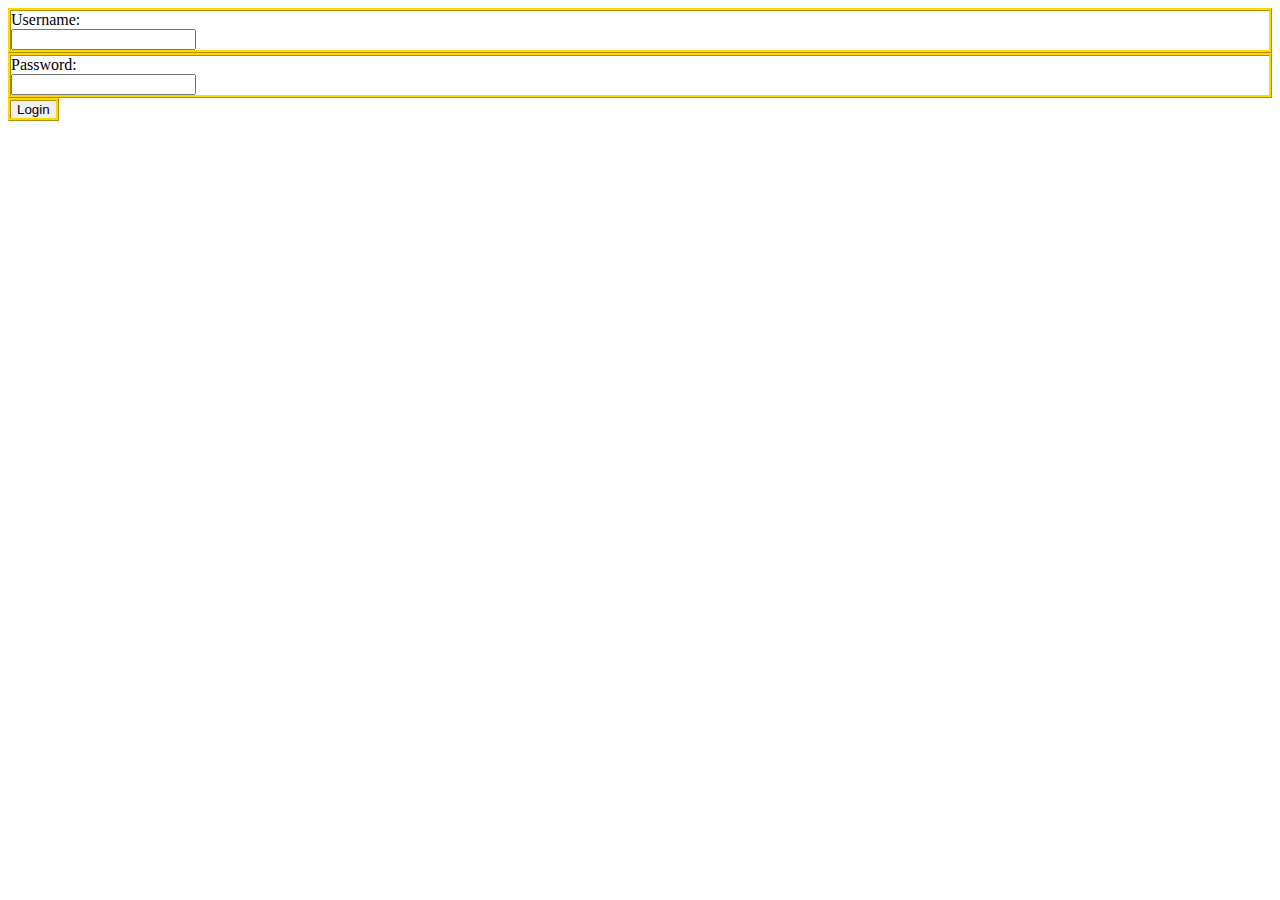
<file: index.html>
<!DOCTYPE html>
<html>
<head>
  <title>Login to Endertul0.github.io</title>
  <link rel="icon" type="image/x-icon" href="favicon.ico"><style>
  #incorrect {
    color: white;
  }
  #unm {
    border: 3px ridge gold;
  }
  #psw {
    border: 3px ridge gold;
  }
  #loginbutton {
    border: 3px ridge gold;
  }
</style>
 <script>
      function incorrect() {
        document.getElementById('incorrect').style.color = 'red';
      }
    </script>
    <script type="text/javascript" type="module" id="login">
      var loginUser = 0;
      function resetID() {
        loginUser = 0;
        console.log('Reset ID to:',loginUser);
      }
      var amnu = 'sosayweadmin';
      var amnp = 't2pc8fhb0bnl3ioi';
      function adminLogin() {
        if (document.getElementById('inputUser').value == amnu) {
          if (document.getElementById('inputPassword').value == amnp) {
            loginUser = 4;
            window.location.replace('homepage/admin/index.html');
          }
          else {
            incorrect()
            console.log('[CONSOLE]: Incorrect login for password: ', document.getElementById('inputPassword').value, ', account: ', document.getElementById('inputPassword').value);
            }
          }
        else {
          incorrect()
          console.log('[CONSOLE]: Incorrect login for account: ', document.getElementById('inputUser').value);
        }
      }
      var shau = 'shawn';
      var shap = 'twentytwoeighty2280';
      function shawnLogin() {
        if (document.getElementById('inputUser').value == shau) {
          if (document.getElementById('inputPassword').value == shap) {
            loginUser = 1;
            window.location.replace('homepage/index.html');
          }
          else {
            incorrect()
            console.log('[CONSOLE]: Incorrect login for password: ', document.getElementById('inputPassword').value, ', account: ', document.getElementById('inputPassword').value);
            }
          }
        else {
          incorrect()
          console.log('[CONSOLE]: Incorrect login for account: ', document.getElementById('inputUser').value);
        }
      }
      var tnyu = 'tony';
      var tnyp = 'fourtytwoninety4290';
      function tonyLogin() {
        if (document.getElementById('inputUser').value == tnyu) {
          if (document.getElementById('inputPassword').value == tnyp) {
            loginUser = 2;
            window.location.replace('homepage/index.html');
          }
          else {
            incorrect()
            console.log('[CONSOLE]: Incorrect login for password: ', document.getElementById('inputPassword').value, ', account: ', document.getElementById('inputPassword').value);
            }
          }
        else {
          incorrect()
          console.log('[CONSOLE]: Incorrect login for account: ', document.getElementById('inputUser').value);
        }
      }
      var nahu = 'noah';
      var nahp = 'BeepBoops312';
      function noahLogin() {
        if (document.getElementById('inputUser').value == nahu) {
          if (document.getElementById('inputPassword').value == nahp) {
            loginUser = 3;
            window.location.replace('homepage/index.html');
          }
          else {
            incorrect()
            console.log('[CONSOLE]: Incorrect login for password: ', document.getElementById('inputPassword').value, ', account: ', document.getElementById('inputPassword').value);
            }
          }
        else {
          incorrect()
          console.log('[CONSOLE]: Incorrect login for account: ', document.getElementById('inputUser').value);
        }
      }
      function checkCredentials() {
        adminLogin();
        shawnLogin();
        noahLogin();
        tonyLogin();
        document.cookie = "currentUser="+loginUser+"; SameSite=Lax";
        console.log('User:', document.getElementById('inputUser').value, '. Id:', loginUser);
      }
    </script>
</head>
<body onload="resetID();">
    <div id="unm">
      <label for="inputUser">Username:</label><br>
      <input type="text" id="inputUser" name="inputUser"><br>
    </div>
    <div id="psw">
      <label for="inputPassword">Password:</label><br>
      <input type="password" id="inputPassword" name="inputPassword">
    </div>
    <div><button id="loginbutton" onClick="checkCredentials();">Login</button></div>
    <p id="incorrect">Unrecognized username / password</p>
</body>
</html>
</file>
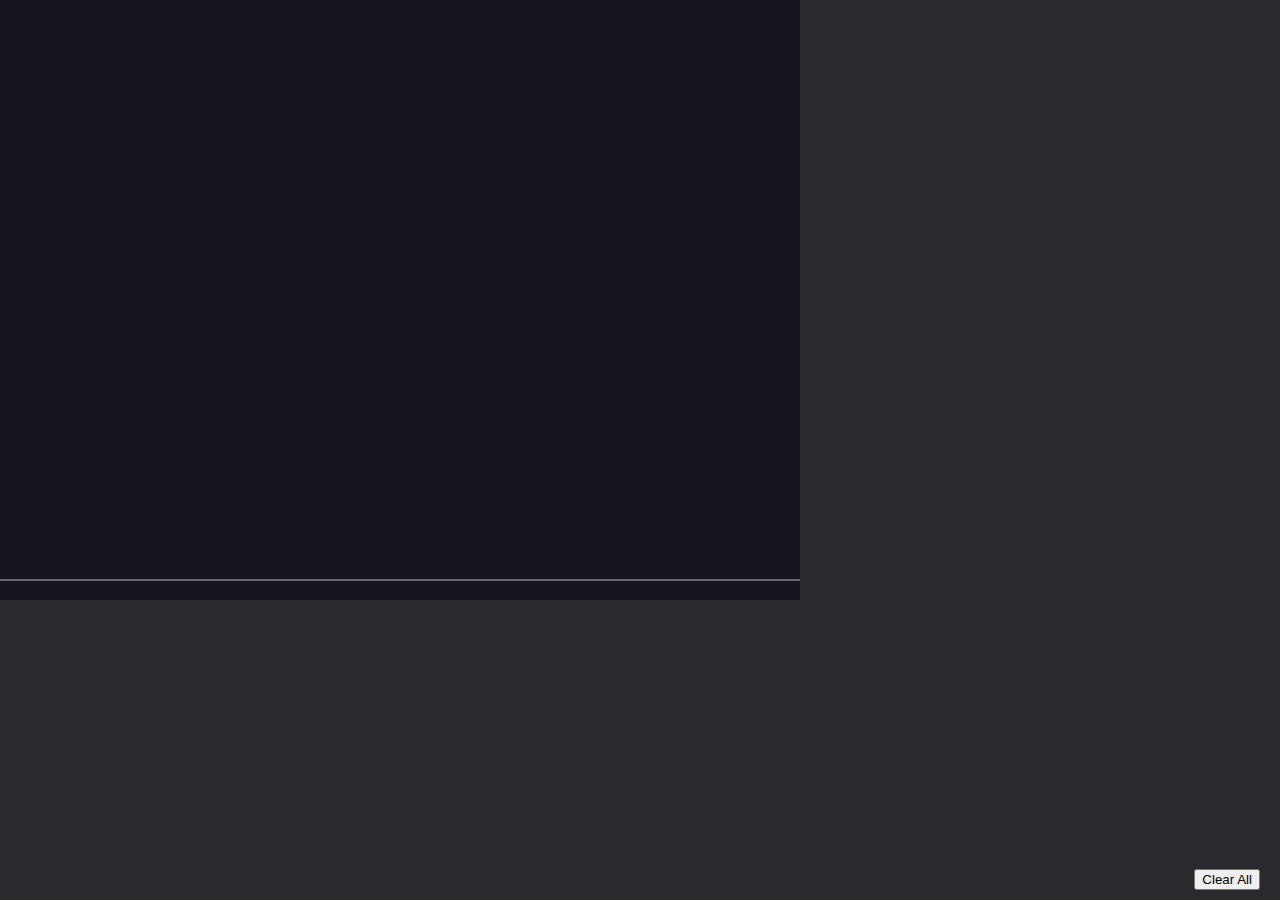
<file: blockgame/index.html>
<!DOCTYPE html>
<html lang="en">
<head>
  <title>Blockgame</title>
  <link rel="stylesheet" href="index.css">
  <link href="jquery-3.7.0.min.js" rel="preload" as="script">
  <script type="text/javascript" src="jquery-3.7.0.min.js"></script>
  <link href="matter.min.js" rel="preload" as="script">
  <script type="text/javascript" src="matter.min.js"></script>
  <style>
    #resetbutton {
      color: aqua;
      cursor: not-allowed;
    }
    #clearall {
      position: absolute;
      bottom: 10px;
      right: 20px;
      z-index: 9;
    }
  </style>
</head>
<body id="main-body" style="background-color: rgb(41, 41, 46);">
<script src="index.js"></script>
  <div style="color: aqua;">
    <button id="clearall" onClick="window.location.reload();">Clear All</button>
  </div><!-- href="endertul0.github.io/blockgame/index.html"-->
</body>
</html>
</file>
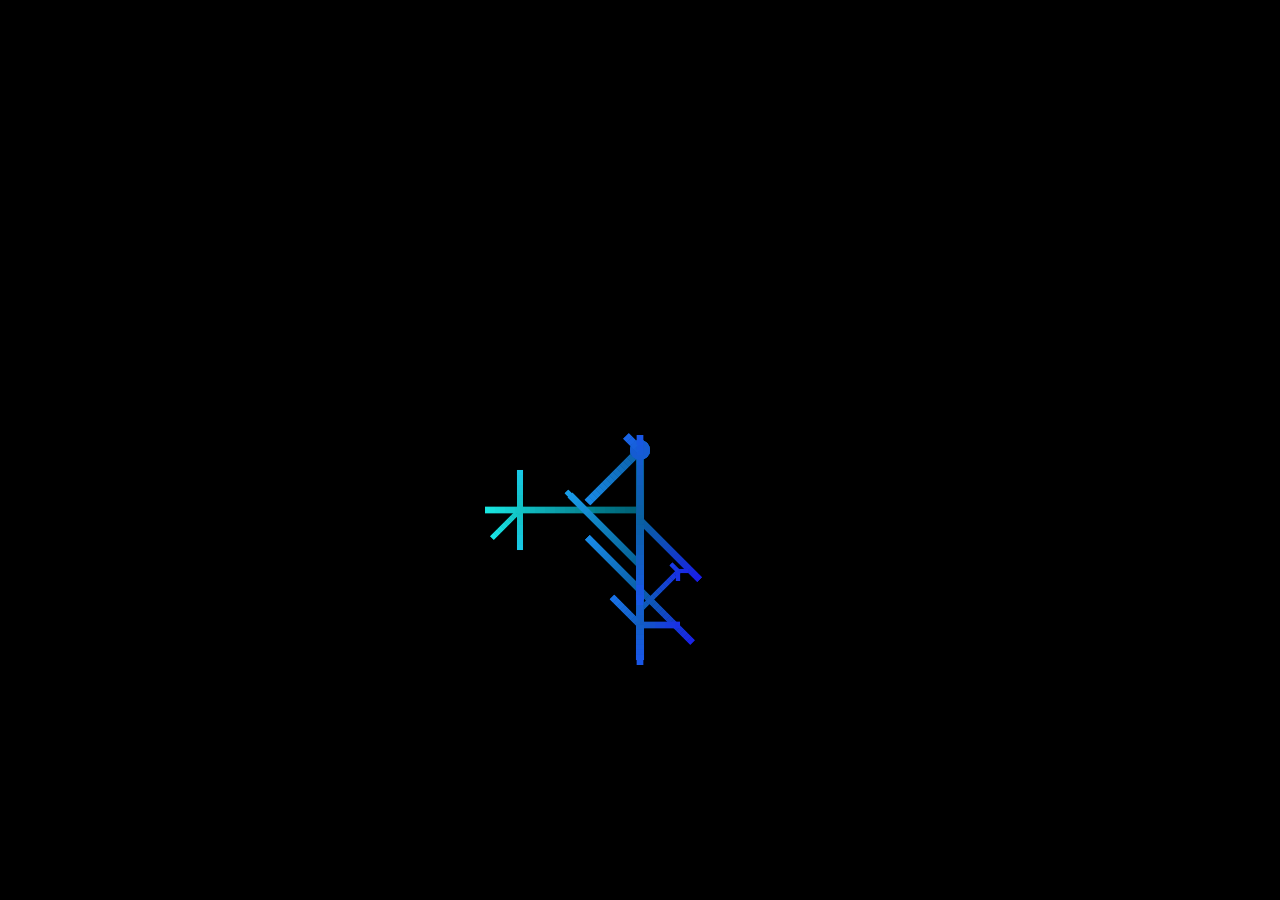
<file: branch1/index.html>
<!DOCTYPE html>
<html lang="en">
<head>
  <title>Shawn Project 1</title>
  <link rel="stylesheet" href="index.css">
  
  </style>  
</head>
<body style="background-color:tan">
  <p class="fuchsia">
     HTML - Hyper Text Markup Language
    Describes types of blocks (tags)</p>
  <p class="fuchsia">
  CSS - Cascading Style Sheets
    Describes how blocks look</p>
    <p class="fuchsia">
  JS - Javascript
    Describes how blocks 'behave'</p>
    <p>HTML builds 'blocks'</p>
  <p>CSS makes blocks pretty</p>
  <p>JS makes blocks do stuff</p>
  <canvas id="c"></canvas>
</body>
<script src="index.js"></script>
</html>
</file>
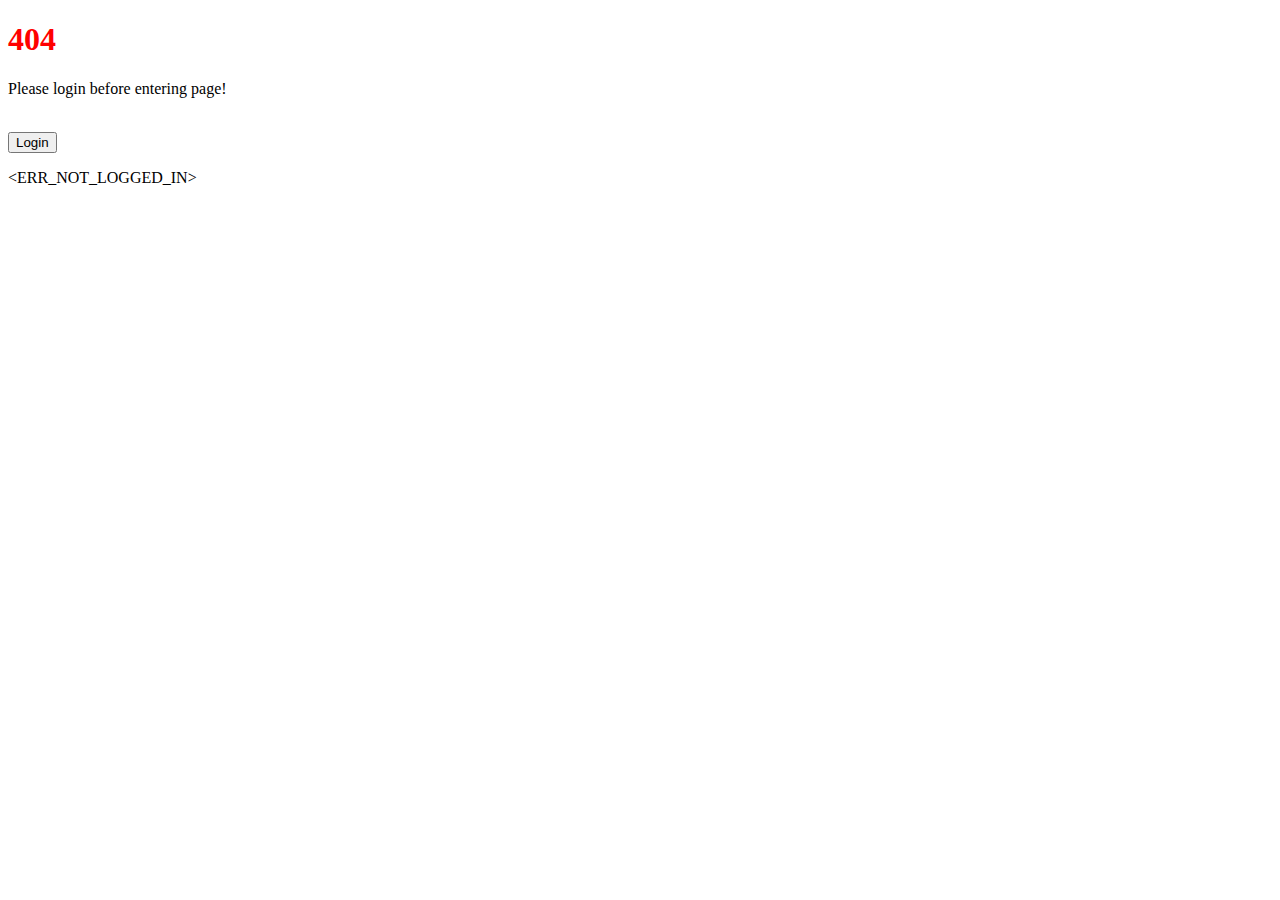
<file: homepage/index.html>
<!DOCTYPE html>
<html>
<head>
  <meta charset="utf-8">
  <meta name="viewport" content="width=device-width, initial-scale=1">
  <title>Endertl Homepage</title>
  <link href="https://cdn.jsdelivr.net/npm/bootstrap@5.3.3/dist/css/bootstrap.min.css" rel="stylesheet" integrity="sha384-QWTKZyjpPEjISv5WaRU9OFeRpok6YctnYmDr5pNlyT2bRjXh0JMhjY6hW+ALEwIH" crossorigin="anonymous">

<style>
  @keyframes gradient {
      0% {
          background-position: 0% 50%;
      }
      50% {
          background-position: 100% 50%;
      }
      100% {
          background-position: 0% 50%;
      }
  }
  body {
      background: linear-gradient(-45deg, #ff8a8a, #ffcd83, #ffff8a, #a5ffa8, #abfffb, 
      #fd7dff, #ff8a8a, #ffcd83, #ffff8a, #a5ffa8, #abfffb, 
      #fd7dff);
      background-size: 400% 400%;
      animation: gradient 25s ease infinite;
  }
  html, body {
    width: 100%;
    height:100%;
  }
  h1 {
    font-family: monospace, sans-serif;
  }
  p {
    font-family: sans-serif;
  }
  .gamepics {
    border: 4px ridge gold;
    height: 100px;
  }
  .centered {
    text-align: center;
  }
  .padded-uncentered {
    padding: 25px;
  }
</style>
<script type="text/javascript">
  let currentUser = document.cookie;
  function checkUserID() {
    console.log(currentUser)
        if (document.cookie == 0) {
            window.location.replace('../404/login/index.html')
        }
    }
</script>
<script>
  function logout() {
    window.location.replace('../index.html');
    currentUser = 0;
  }
</script>
</head>
<body onload="checkUserID();">
  <nav class="navbar navbar-expand-lg bg-body-tertiary">
    <div class="container-fluid">
      <a class="navbar-brand" href="#">
        <img src="../favicon.ico" alt="Endertul Symbol" width="30" height="24"></a>
      <button class="navbar-toggler" type="button" data-bs-toggle="collapse" 
      data-bs-target="#navbarSupportedContent" aria-controls="navbarSupportedContent" 
      aria-expanded="false" aria-label="Toggle navigation">
        <span class="navbar-toggler-icon"></span>
      </button>
      <div class="collapse navbar-collapse" id="navbarSupportedContent">
        <ul class="navbar-nav me-auto mb-2 mb-lg-0">
          <li class="nav-item">
            <a class="nav-link active" aria-current="page" href="#">Homepage</a>
          </li>
          <!--<li class="nav-item">
            <a class="nav-link" href="#">Link</a>
          </li>-->
          <li class="nav-item dropdown">
            <a class="nav-link dropdown-toggle" href="#" role="button" data-bs-toggle="dropdown" aria-expanded="false">
              Games
            </a>
            <ul class="dropdown-menu">
              <li><a class="dropdown-item" href="homepage/blockgame/index.html">Blockgame</a></li>
              <li><hr class="dropdown-divider"></li>
              <li><a class="dropdown-item" href="homepage/shapes/index.html">Shapes</a></li>
            </ul>
          </li>
          <li class="nav-item">
            <a class="nav-link disabled" aria-disabled="true">???</a>
          </li>
          <li class="nav-item">
            <a class="nav-link disabled" aria-disabled="true">???</a>
          </li>
        </ul> 
      </div>
    </div>
  </nav>
  <h1 class="centered">Welcome</h1>
  <h2 class="centered">The Endertul Site</h2>
  <p class="padded-uncentered">Here is a very long paragraph that should maybe wrap around to the other side of the page, 
    and I hope your day is great but this is just a test, so you can ignore this, and this is just a placeholder Argh it wasn't long enough so im adding this in hopes of making it longer..</p>
  <img class="gamepics" src="mesmerize.png" alt="Beutiful colors streaming from a central point">
  <img class="gamepics" src="blockgame.png" alt="HI using blocks from game 'Blockgame'"><br>
  <script src="https://cdn.jsdelivr.net/npm/@popperjs/core@2.11.8/dist/umd/popper.min.js" integrity="sha384-I7E8VVD/ismYTF4hNIPjVp/Zjvgyol6VFvRkX/vR+Vc4jQkC+hVqc2pM8ODewa9r" crossorigin="anonymous"></script>
  <script src="https://cdn.jsdelivr.net/npm/bootstrap@5.3.3/dist/js/bootstrap.bundle.min.js" integrity="sha384-YvpcrYf0tY3lHB60NNkmXc5s9fDVZLESaAA55NDzOxhy9GkcIdslK1eN7N6jIeHz" crossorigin="anonymous"></script>
</body>
</html>
</file>
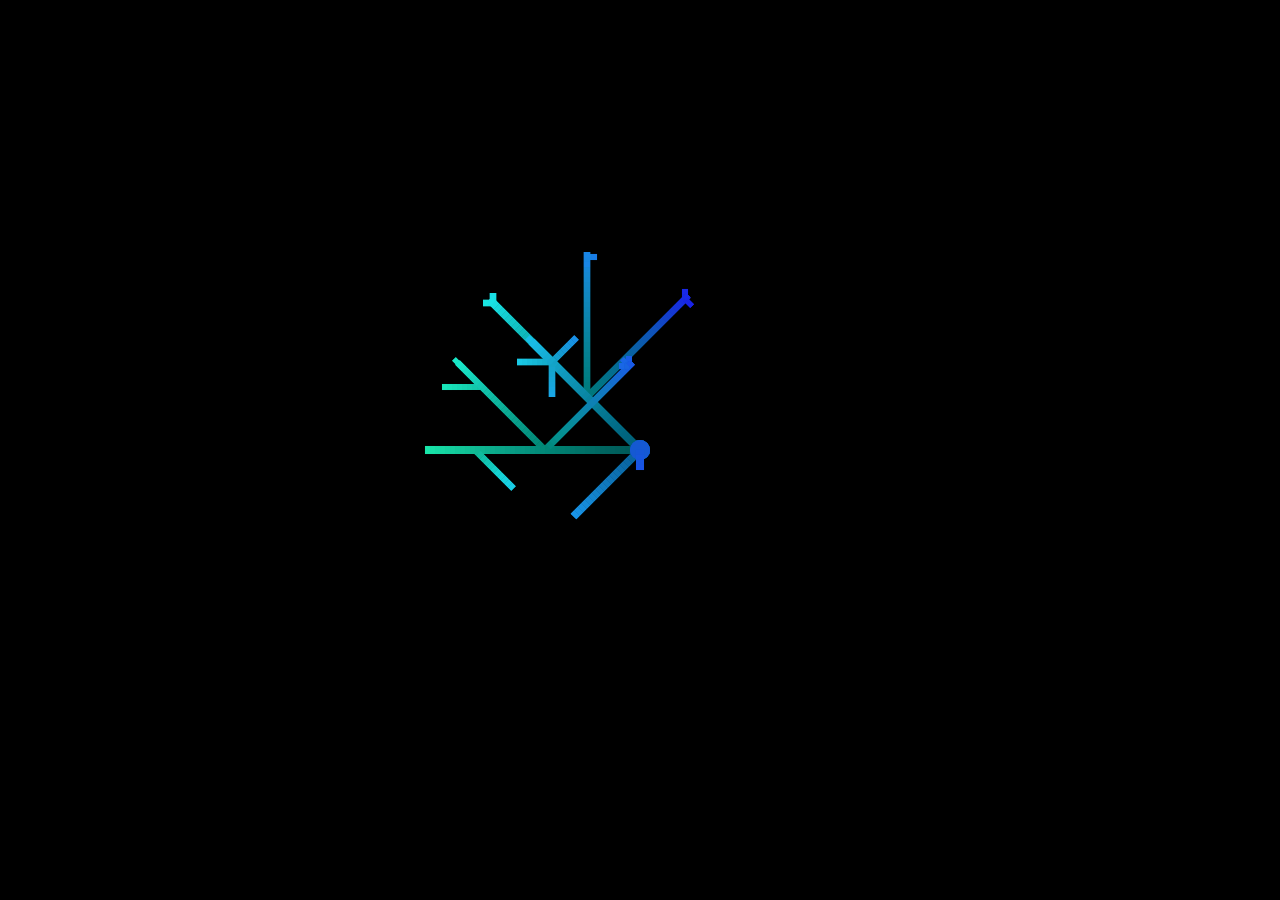
<file: shapes/index.html>
<!DOCTYPE html>
<html lang="en">
<head>
  <title>Mezmerizing Shapes</title>
  <link rel="stylesheet" href="index.css">
  
  </style>  
</head>
<body style="background-color:tan">
  <p class="fuchsia">
     HTML - Hyper Text Markup Language
    Describes types of blocks (tags)</p>
  <p class="fuchsia">
  CSS - Cascading Style Sheets
    Describes how blocks look</p>
    <p class="fuchsia">
  JS - Javascript
    Describes how blocks 'behave'</p>
    <p>HTML builds 'blocks'</p>
  <p>CSS makes blocks pretty</p>
  <p>JS makes blocks do stuff</p>
  <canvas id="c"></canvas>
</body>
<script src="index.js"></script>
</html>
</file>
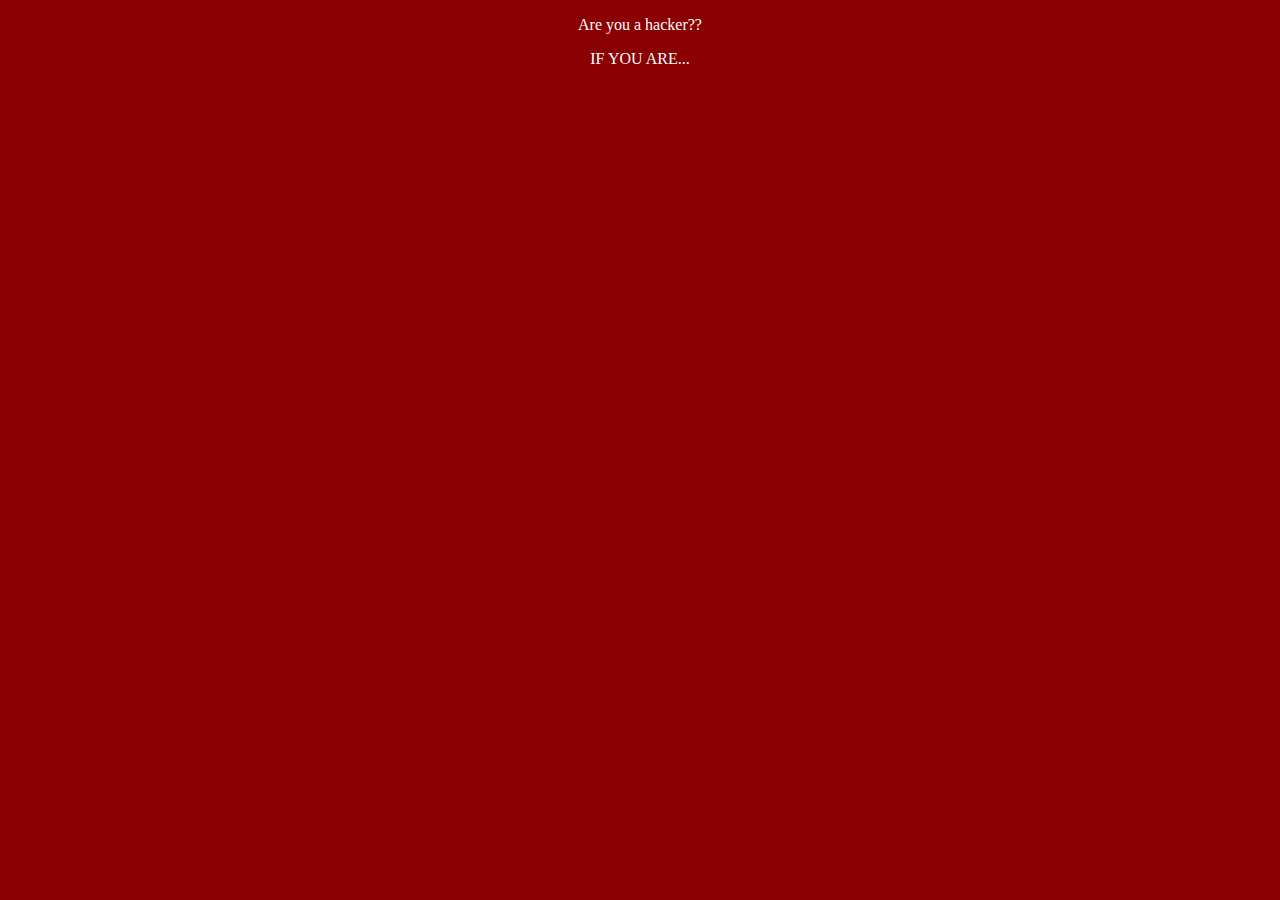
<file: 404/hacker/index.html>
<!DOCTYPE html>
<html>
<head>
  <title>Hacker?</title>
  <link rel="icon" type="image/x-icon" href="../../favicon.ico">
<style>
  #nomw {
    color: azure;
    text-align: center;
  }
  #whitetext {
    color: white;
    text-align: center;
  }
  body {
    background-color: darkred;
  }
</style>
</head>
<body>
  <p id="whitetext">Are you a hacker??</p>
  <p id="nomw">IF YOU ARE...</p>
</body>
</html>
</file>
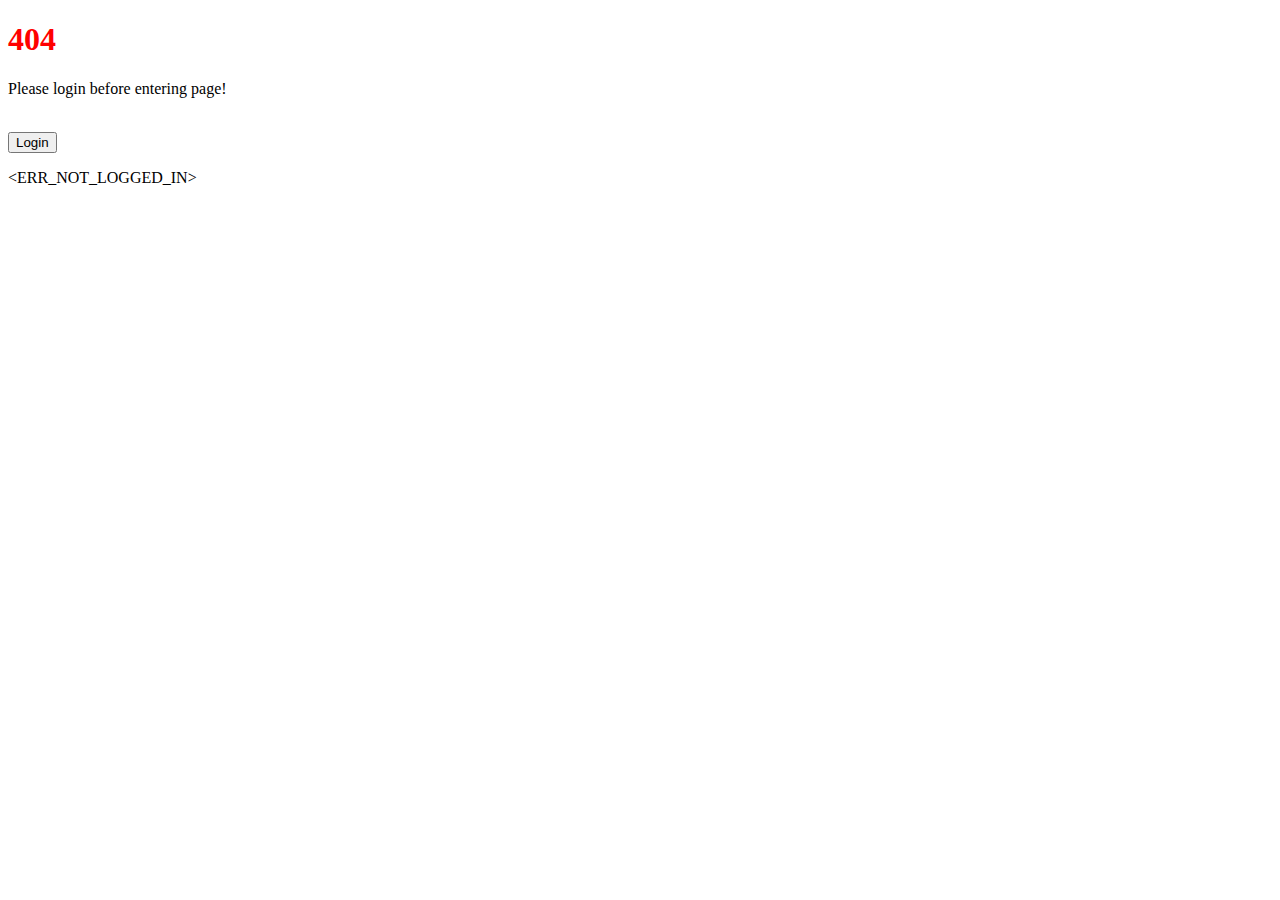
<file: 404/login/index.html>
<!DOCTYPE html>
<html>
<head>
  <title>&lt;ERROR&gt; Please Log In</title>
  <link rel="icon" type="image/x-icon" href="../../favicon.ico">
<style>
    .fourzerofour {
        color: red;
    }
</style>
<script>
    function login() {
        window.location.replace('../../index.html');
    }
</script>
</head>
<body>
    <h1 class="fourzerofour">404</h1>
    <p>Please login before entering page!</p><br>
    <input type="button" onclick="login();" value="Login">
    <p>&lt;ERR_NOT_LOGGED_IN&gt;</p>
</body>
</html>
</file>
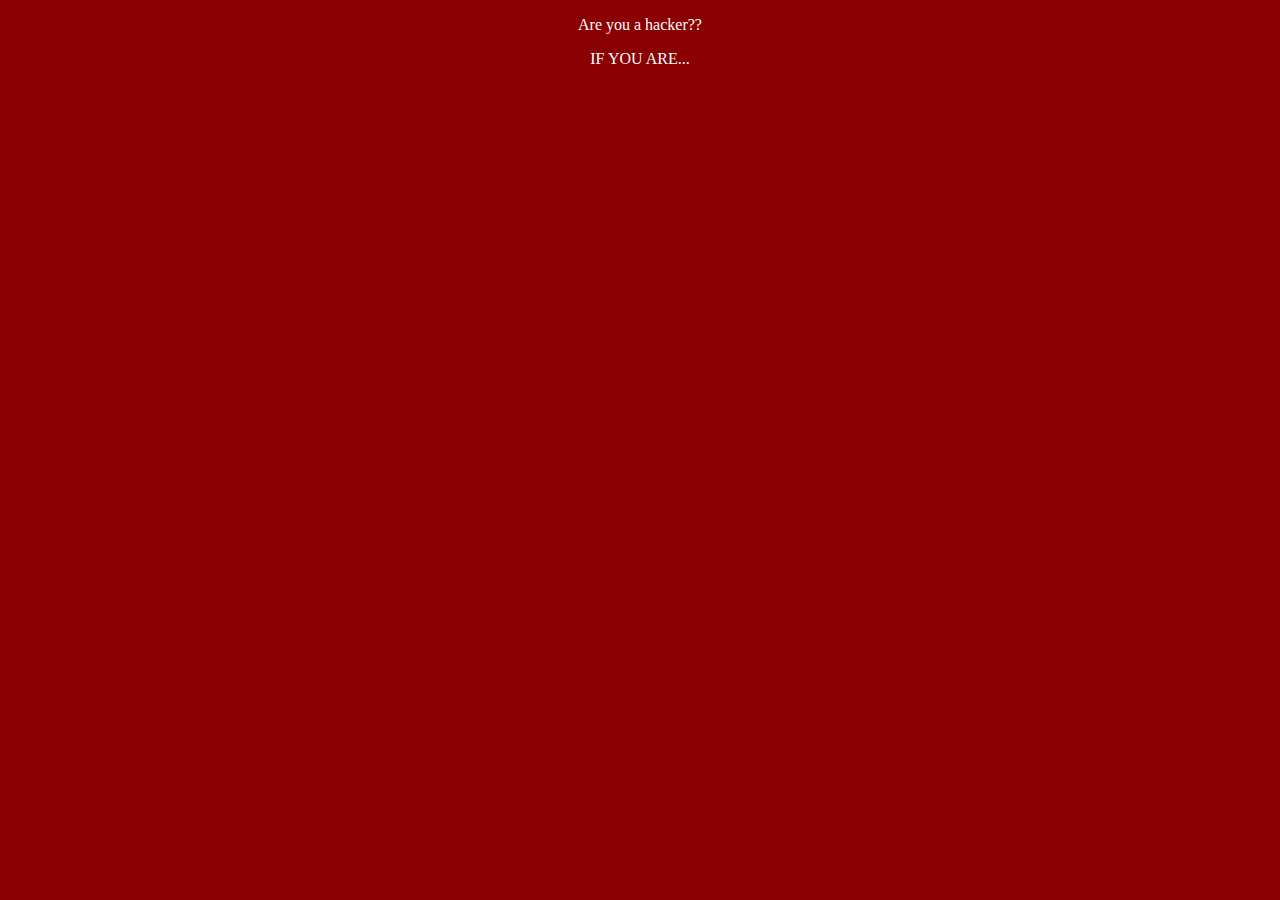
<file: homepage/admin/index.html>
<!DOCTYPE html>
<html>
<head>
  <title>Admin for Endertul0's Site</title>
  <link rel="icon" type="image/x-icon" href="../../favicon.ico">
<style>
    a:link {
        color: black;
        background-color: transparent;
        text-decoration: none;
    }
    a:visited {
        color: black;
        background-color: transparent;
        text-decoration: none;
    }
</style>
<script>
    let currentUser = document.cookie;
    function checkAdminState() {
        console.log(document.cookie)
        if (document.cookie !== 'currentUser=4') {
            window.location.replace('../../404/hacker/index.html')
        }
    }
    function logout() {
        window.location.replace('../../index.html');
        let currentUser = 0;
    }
</script>
</head>
<body onload="checkAdminState();">
    <h1>Welcome, Debugger</h1>
    <a class="link" href="../index.html">Normal Homepage</a><br>
    <a class="link" href="../shapes/index.html">Lines Page</a><br>
    <a class="link" href="../blockgame/index.html">Blockgame Page</a><br>
    <a class="link" href="../../404/hacker/index.html">Hacker Page</a><br>
    <a class="link" href="../../404/login/index.html">Please Login Page</a><br>
    <input type="button" onclick="logout();" value="Logout">
</body>
</html>
</file>
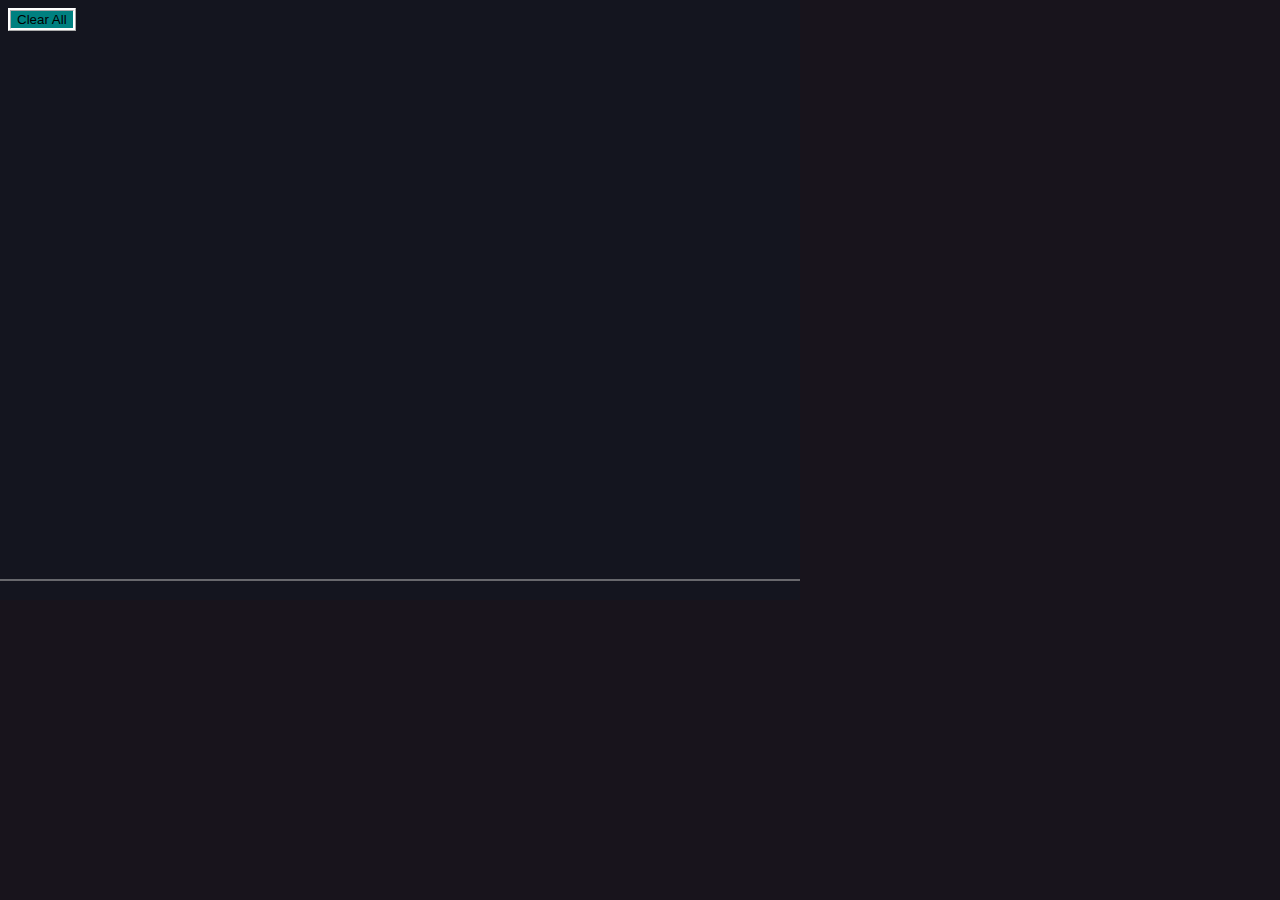
<file: homepage/blockgame/index.html>
<!DOCTYPE html>
<html lang="en">
<head>
  <title>Blockgame</title>
  <link rel="stylesheet" href="index.css">
  <link href="jquery-3.7.0.min.js" rel="preload" as="script">
  <script type="text/javascript" src="jquery-3.7.0.min.js"></script>
  <link href="matter.min.js" rel="preload" as="script">
  <script type="text/javascript" src="matter.min.js"></script>
  <link rel="icon" type="image/x-icon" href="../../favicon.ico">
  <style>
    #resetbutton {
      color: black;
      background-color: teal;
      cursor: not-allowed;
      position: relative;
      border: 3px ridge white;
      z-index: 9;
    }
  </style>
</head>
<body id="main-body" style="background-color: rgb(24, 20, 28);">
<script src="index.js"></script>
  <button id="resetbutton" onClick="window.location.reload();">Clear All</button>
</body>
</html>
</file>
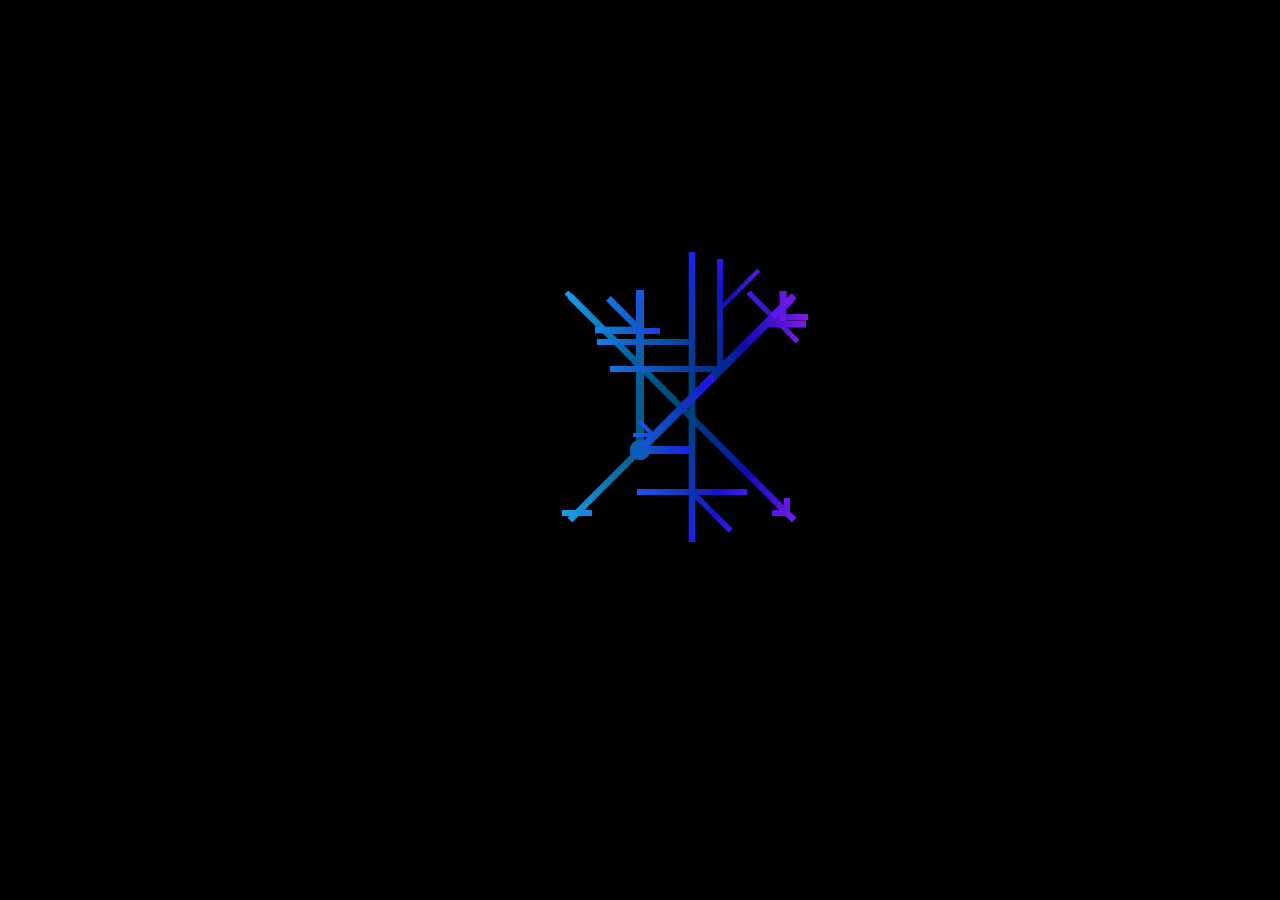
<file: homepage/shapes/index.html>
<!DOCTYPE html>
<html lang="en">
<head>
  <title>Mezmerizing Shapes</title>
  <link rel="stylesheet" href="index.css">
  <link rel="icon" type="image/x-icon" href="../../favicon.ico">
  
  </style>  
</head>
<body style="background-color:tan">
  <canvas id="c"></canvas>
</body>
<script src="index.js"></script>
</html>
</file>
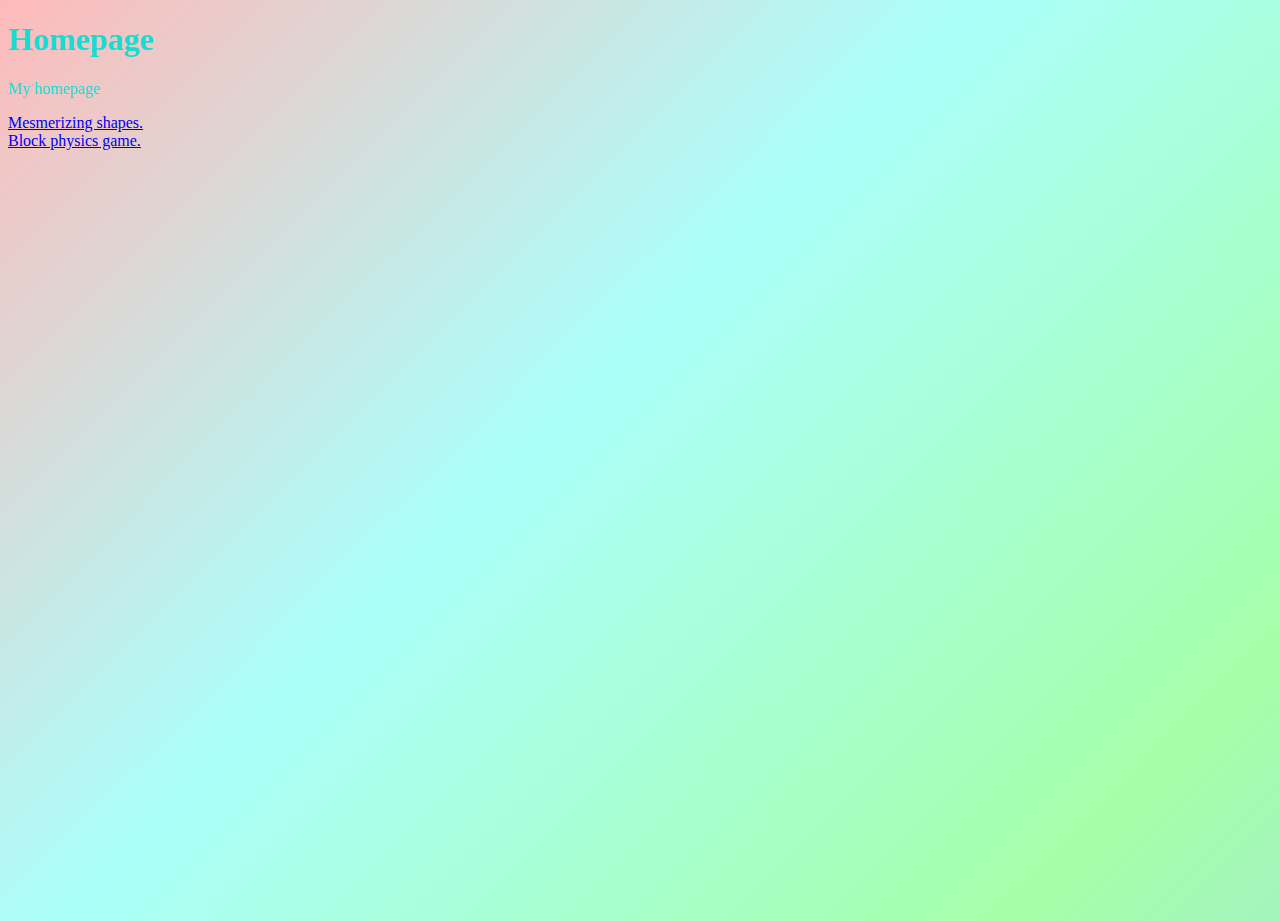
<file: endertul0.html>
<!DOCTYPE html>
<html>
<head>
  <title>Endertul0 Homepage</title>
<style>
  .shlink {
    color: rgb(0, 255, 153);
  }
  @keyframes gradient {
      0% {
          background-position: 0% 50%;
      }
      50% {
          background-position: 100% 50%;
      }
      100% {
          background-position: 0% 50%;
      }
  }
  body {
      background: linear-gradient(-45deg, #ff8bff, #a1d5fa, #a5ffa8, #abfffb, 
      #ffbaba, #ff8bff, #a1d5fa, #a5ffa8, #abfffb, #ffbaba);
      background-size: 400% 400%;
      animation: gradient 15s ease infinite;
  }
  html, body {
    width: 100%;
    height:100%;
  }
</style>
</head>
<body">

  <div style="color: rgb(21, 221, 211);">
    <h1>Homepage</h1>
    <p>My homepage</p>
  </div>
  <div>
    <a href="branch1/index.html" class="br1">Mesmerizing shapes.</a>
    <br>
    <a href="branch2/index.html" class="br2">Block physics game.</a>
  </div>
</body>
</html>
</file>
<file: blockgame/index.css>
.fuchsia {
    color:fuchsia;
}
canvas {
    position:absolute;
    top:0;
    left:0;
    background-color: rgb(198, 47, 47);
}
</file>
<file: branch1/index.css>
.fuchsia {
    color:fuchsia;
}
canvas {
    position:absolute;
    top:0;
    left:0;
    background-color: black;   
}
</file>
<file: shapes/index.css>
.fuchsia {
    color:fuchsia;
}
canvas {
    position:absolute;
    top:0;
    left:0;
    background-color: black;   
}
</file>
<file: homepage/blockgame/index.css>
.fuchsia {
    color:fuchsia;
}
canvas {
    position:absolute;
    top:0;
    left:0;
    background-color: rgb(198, 47, 47);
}
</file>
<file: homepage/shapes/index.css>
.fuchsia {
    color:fuchsia;
}
canvas {
    position:absolute;
    top:0;
    left:0;
    background-color: black;   
}
</file>
